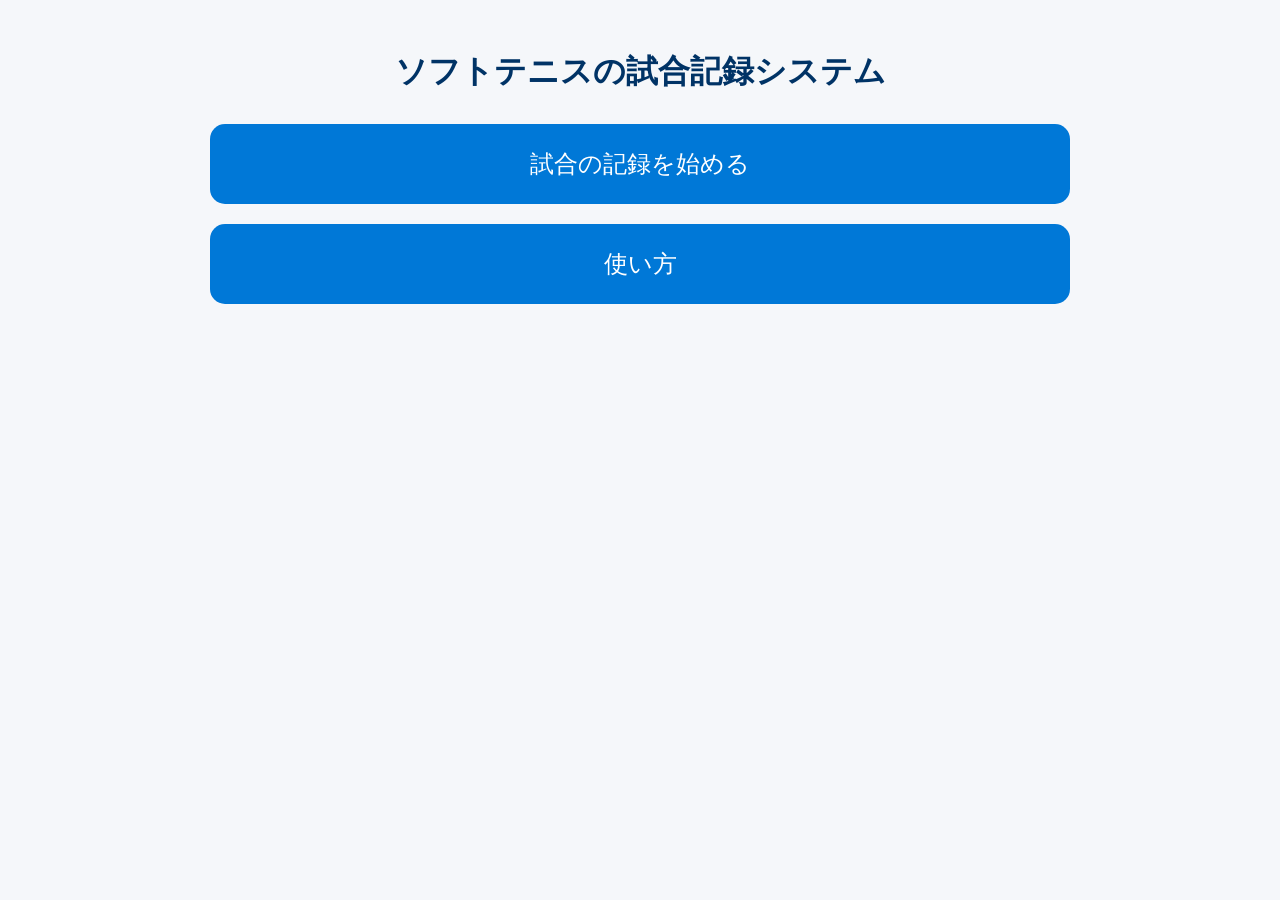
<file: index.html>
<!DOCTYPE html>
<html lang="ja">
<head>
<meta charset="UTF-8">
<meta name="viewport" content="width=device-width, initial-scale=1.0">
<title>ソフトテニス試合記録システム</title>

<link rel="stylesheet" href="style.css">
</head>

<body>

<div class="container">

    <h1>ソフトテニスの試合記録システム</h1>

    <div class="menu">

        <button class="big-btn"
            onclick="location.href='pages/setup.html'">
            試合の記録を始める
        </button>

        <button class="big-btn"
            onclick="location.href='pages/help.html'">
            使い方
        </button>

    </div>

</div>

<script src="script.js"></script>

</body>
</html>
</file>
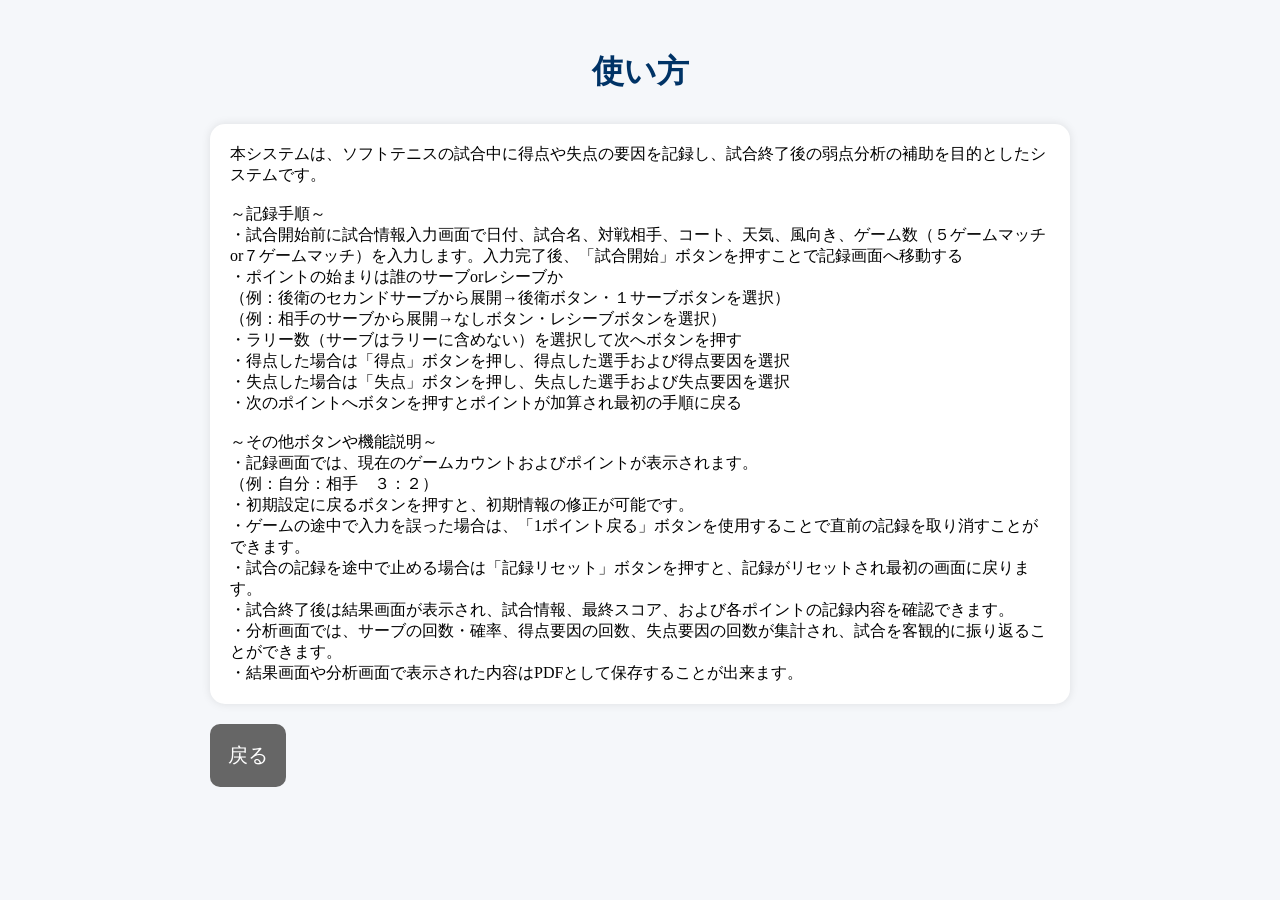
<file: pages/help.html>
<!DOCTYPE html>
<html lang="ja">
<head>

<meta charset="UTF-8">

<meta name="viewport"
content="width=device-width, initial-scale=1.0">

<title>使い方</title>

<link rel="stylesheet" href="../style.css">

</head>

<body>

<div class="container">

    <h1>使い方</h1>

    <div class="card">
        <p>
        本システムは、ソフトテニスの試合中に得点や失点の要因を記録し、試合終了後の弱点分析の補助を目的としたシステムです。
        </p>
        <br>
        ～記録手順～
        </p>
        ・試合開始前に試合情報入力画面で日付、試合名、対戦相手、コート、天気、風向き、ゲーム数（５ゲームマッチor７ゲームマッチ）を入力します。入力完了後、「試合開始」ボタンを押すことで記録画面へ移動する
        </p> 
        ・ポイントの始まりは誰のサーブorレシーブか
        </p>
        （例：後衛のセカンドサーブから展開→後衛ボタン・１サーブボタンを選択）
        </p>
        （例：相手のサーブから展開→なしボタン・レシーブボタンを選択）
        </p>
        ・ラリー数（サーブはラリーに含めない）を選択して次へボタンを押す
        </p>
        ・得点した場合は「得点」ボタンを押し、得点した選手および得点要因を選択
        </p>
        ・失点した場合は「失点」ボタンを押し、失点した選手および失点要因を選択
        </p>
        ・次のポイントへボタンを押すとポイントが加算され最初の手順に戻る
        </p>
        <br>
        ～その他ボタンや機能説明～
        </p>
        ・記録画面では、現在のゲームカウントおよびポイントが表示されます。
        </p>
        （例：自分：相手　３：２）
        </p>
        ・初期設定に戻るボタンを押すと、初期情報の修正が可能です。
        </p>
        ・ゲームの途中で入力を誤った場合は、「1ポイント戻る」ボタンを使用することで直前の記録を取り消すことができます。
        </p>
        ・試合の記録を途中で止める場合は「記録リセット」ボタンを押すと、記録がリセットされ最初の画面に戻ります。
        </p>
        ・試合終了後は結果画面が表示され、試合情報、最終スコア、および各ポイントの記録内容を確認できます。
        </p>
        ・分析画面では、サーブの回数・確率、得点要因の回数、失点要因の回数が集計され、試合を客観的に振り返ることができます。
        </p>
        ・結果画面や分析画面で表示された内容はPDFとして保存することが出来ます。     
        </p>
    </div>

    <button
        class="btn back-btn"
        onclick="location.href='../index.html'">

        戻る

    </button>

</div>

</body>
</html>
</file>
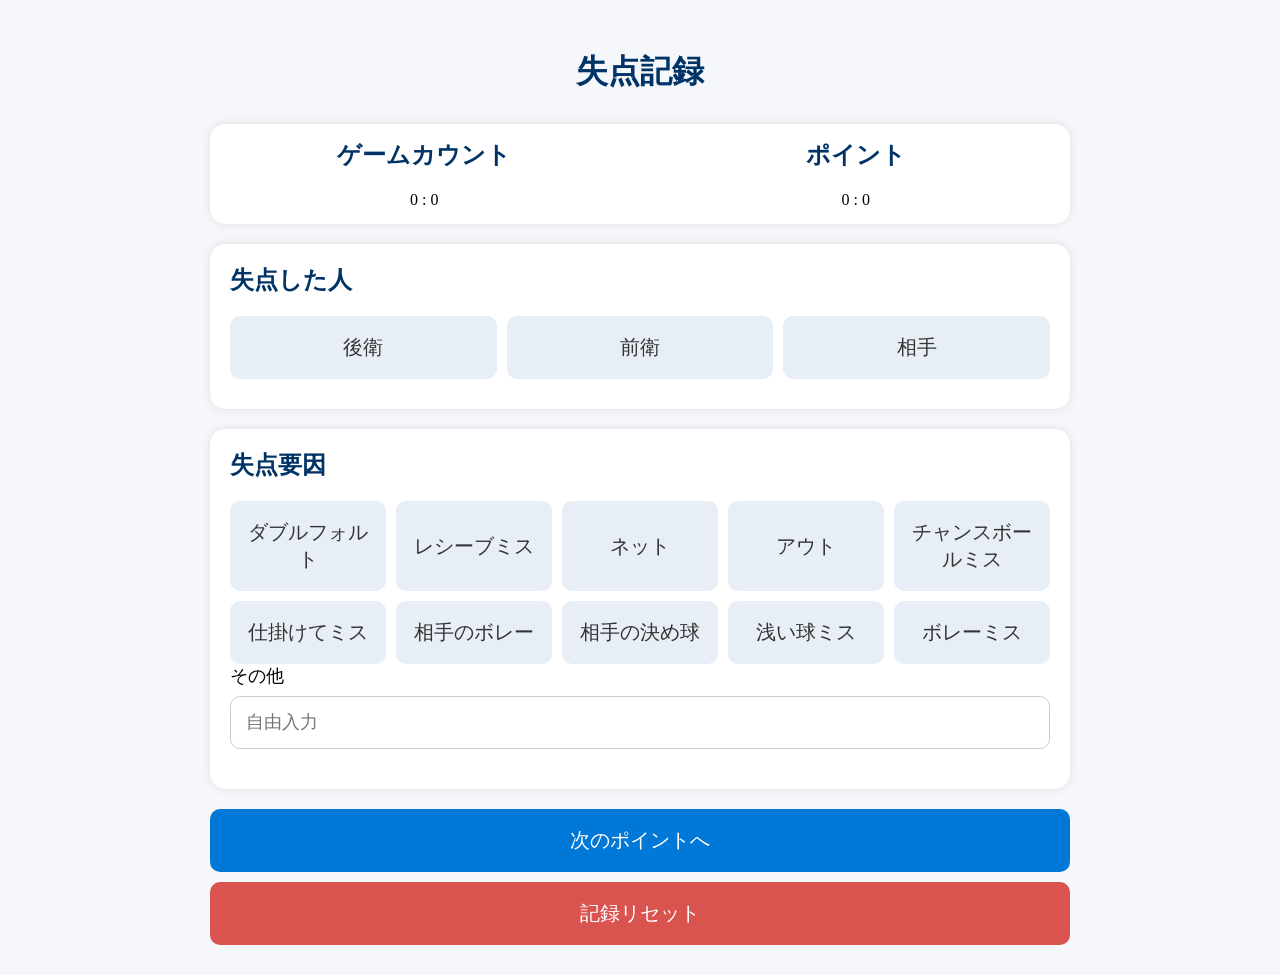
<file: pages/lose.html>
<!DOCTYPE html>
<html lang="ja">

<head>

    <meta charset="UTF-8">

    <meta name="viewport"
          content="width=device-width, initial-scale=1.0">

    <title>失点記録</title>

    <link rel="stylesheet"
          href="../style.css">

</head>

<body>

<div class="container">

    <h1>失点記録</h1>

    <!-- スコア表示 -->

    <div class="score-board">

        <div class="score-box">

            <h2>ゲームカウント</h2>

            <div id="gameCount">
                0 : 0
            </div>

        </div>

        <div class="score-box">

            <h2>ポイント</h2>

            <div id="pointCount">
                0 : 0
            </div>

        </div>

    </div>

    <!-- 失点した人 -->

    <div class="card">

        <h2>失点した人</h2>

        <div class="button-row">

            <button
                class="btn player-btn"
                data-value="後衛">

                後衛

            </button>

            <button
                class="btn player-btn"
                data-value="前衛">

                前衛

            </button>

            <button
                class="btn player-btn"
                data-value="なし">

                相手

            </button>

        </div>

    </div>

    <!-- 失点要因 -->

    <div class="card">

        <h2>失点要因</h2>

        <div class="button-grid">

            <button class="btn reason-btn" data-value="ダブルフォルト">
                ダブルフォルト
            </button>

            <button class="btn reason-btn" data-value="レシーブミス">
                レシーブミス
            </button>

            <button class="btn reason-btn" data-value="ネット">
                ネット
            </button>

            <button class="btn reason-btn" data-value="アウト">
                アウト
            </button>

            <button class="btn reason-btn" data-value="チャンスボールミス">
                チャンスボールミス
            </button>

            <button class="btn reason-btn" data-value="仕掛けてミス">
                仕掛けてミス
            </button>

            <button class="btn reason-btn" data-value="相手のボレー">
                相手のボレー
            </button>

            <button class="btn reason-btn" data-value="相手の決め球">
                相手の決め球
            </button>

            <button class="btn reason-btn" data-value="浅い球ミス">
            浅い球ミス
            </button>

            <button class="btn reason-btn" data-value="ボレーミス">
                ボレーミス
            </button>
            

        </div>

        <div class="form-group">

            <label>
                その他
            </label>

            <input
                type="text"
                id="otherReason"
                placeholder="自由入力">

        </div>

    </div>

    <!-- 操作ボタン -->

    <div class="button-row">

        <button
            class="btn next-btn"
            onclick="saveLosePoint()">

            次のポイントへ

        </button>

    </div>

    <div class="button-row">

        <button
            class="btn red-btn"
            onclick="abortMatch()">

            記録リセット

        </button>

    </div>

</div>

<script src="../script.js"></script>

<script>

updateScoreBoard();

/* 失点した人 */

document
.querySelectorAll(".player-btn")
.forEach(btn => {

    btn.addEventListener("click", () => {

        document
        .querySelectorAll(".player-btn")
        .forEach(b =>
            b.classList.remove("active")
        );

        btn.classList.add("active");

        sessionStorage.setItem(
            "loser",
            btn.dataset.value
        );

    });

});

/* 失点要因 */

document
.querySelectorAll(".reason-btn")
.forEach(btn => {

    btn.addEventListener("click", () => {

        document
        .querySelectorAll(".reason-btn")
        .forEach(b =>
            b.classList.remove("active")
        );

        btn.classList.add("active");

        sessionStorage.setItem(
            "loseReason",
            btn.dataset.value
        );

    });

});

</script>

</body>
</html>
</file>
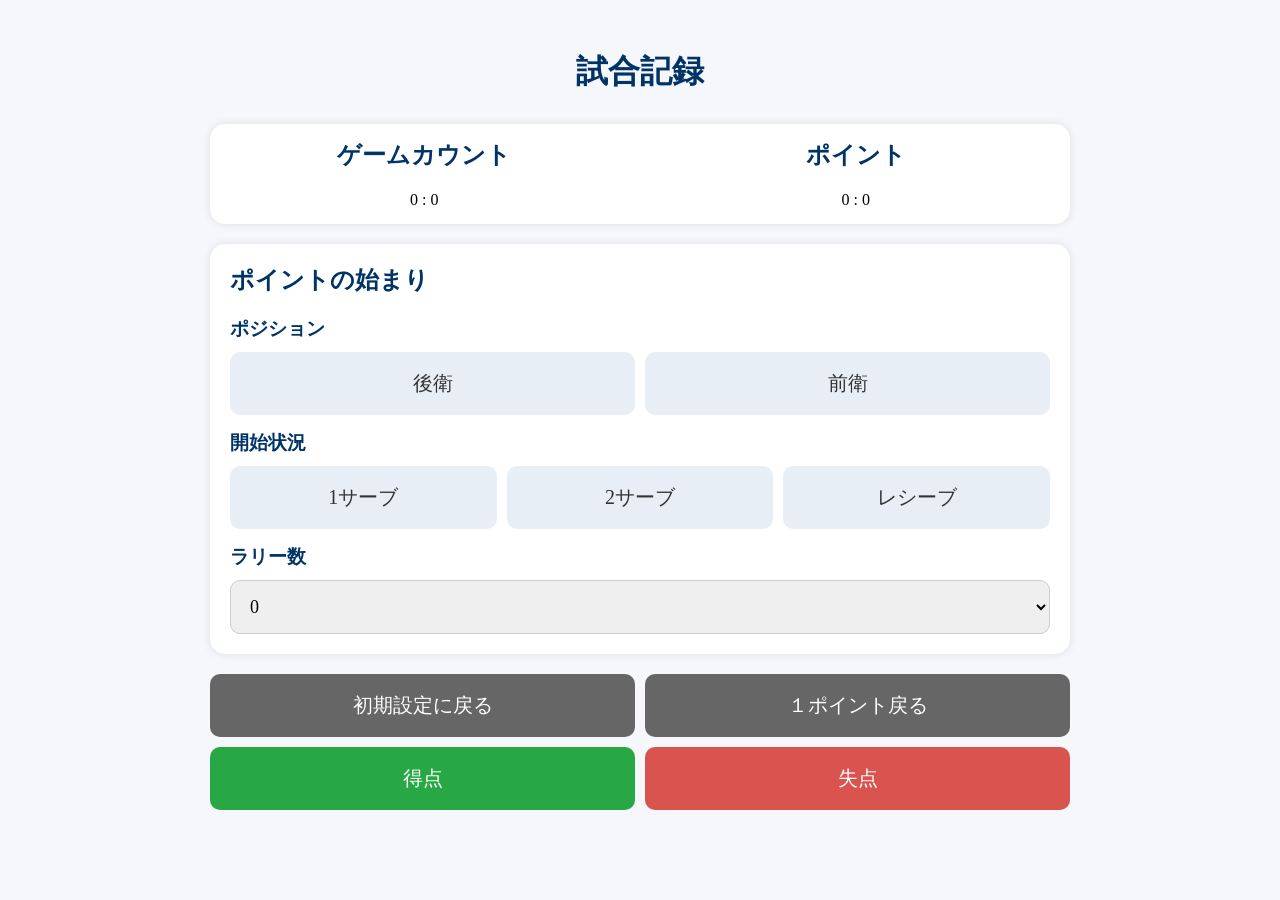
<file: pages/record.html>
<!DOCTYPE html>
<html lang="ja">

<head>

    <meta charset="UTF-8">

    <meta name="viewport"
          content="width=device-width, initial-scale=1.0">

    <title>試合記録</title>

    <link rel="stylesheet"
          href="../style.css">

</head>

<body>

<div class="container">

    <h1>試合記録</h1>

    <!-- スコア表示 -->

    <div class="score-board">

        <div class="score-box">

            <h2>ゲームカウント</h2>

            <div id="gameCount">

                0 : 0

            </div>

        </div>

        <div class="score-box">

            <h2>ポイント</h2>

            <div id="pointCount">

                0 : 0

            </div>

        </div>

    </div>

    <!-- ポイントの始まり -->

    <div class="card">

        <h2>ポイントの始まり</h2>

        <h3>ポジション</h3>

        <div class="button-row">

            <button
                class="btn position-btn"
                data-value="後衛">

                後衛

            </button>

            <button
                class="btn position-btn"
                data-value="前衛">

                前衛

            </button>

        </div>

        <h3>開始状況</h3>

        <div class="button-row">

            <button
                class="btn serve-btn"
                data-value="1サーブ">

                1サーブ

            </button>

            <button
                class="btn serve-btn"
                data-value="2サーブ">

                2サーブ

            </button>

            <button
                class="btn serve-btn"
                data-value="レシーブ">

                レシーブ

            </button>

        </div>

        <h3>ラリー数</h3>

        <select id="rallyCount">

            <option value="0">0</option>
            <option value="1">1</option>
            <option value="2">2</option>
            <option value="3">3</option>
            <option value="4">4</option>
            <option value="5">5</option>
            <option value="6">6</option>
            <option value="7">7</option>
            <option value="8">8</option>
            <option value="9">9</option>
            <option value="10">10</option>
            <option value="11">11</option>
            <option value="12">12</option>
            <option value="13">13</option>
            <option value="14">14</option>
            <option value="15">15</option>
            <option value="16">16</option>
            <option value="17">17</option>
            <option value="18">18</option>
            <option value="19">19</option>
            <option value="20">20</option>

        </select>

    </div>

    <!-- 戻るボタン -->

    <div class="button-row">

        <button
            class="btn back-btn"
            onclick="location.href='setup.html'">

            初期設定に戻る

        </button>

        <button
            class="btn back-btn"
            onclick="undoPoint()">

            １ポイント戻る

        </button>

    </div>

    <!-- 得点・失点 -->

    <div class="button-row">

        <button
            class="btn green-btn"
            onclick="goWinPage()">

            得点

        </button>

        <button
            class="btn red-btn"
            onclick="goLosePage()">

            失点

        </button>

    </div>

</div>

<script src="../script.js"></script>

<script>

updateScoreBoard();

/* 保存済み状態復元 */

const savedPosition =
sessionStorage.getItem(
"startPosition"
);

if(savedPosition){

document
.querySelectorAll(".position-btn")
.forEach(btn=>{

if(
btn.dataset.value
=== savedPosition
){

btn.classList.add(
"active"
);

}

});

}

const savedServe =
sessionStorage.getItem(
"startServe"
);

if(savedServe){

document
.querySelectorAll(".serve-btn")
.forEach(btn=>{

if(
btn.dataset.value
=== savedServe
){

btn.classList.add(
"active"
);

}

});

}

/* 後衛・前衛 */

document
.querySelectorAll(".position-btn")
.forEach(btn=>{

btn.addEventListener("click",()=>{

document
.querySelectorAll(".position-btn")
.forEach(b=>
b.classList.remove(
"active"
)
);

btn.classList.add(
"active"
);

sessionStorage.setItem(
"startPosition",
btn.dataset.value
);

});

});

/* サーブ */

document
.querySelectorAll(".serve-btn")
.forEach(btn=>{

btn.addEventListener("click",()=>{

document
.querySelectorAll(".serve-btn")
.forEach(b=>
b.classList.remove(
"active"
)
);

btn.classList.add(
"active"
);

sessionStorage.setItem(
"startServe",
btn.dataset.value
);

});

});

</script>

</body>

</html>
</file>
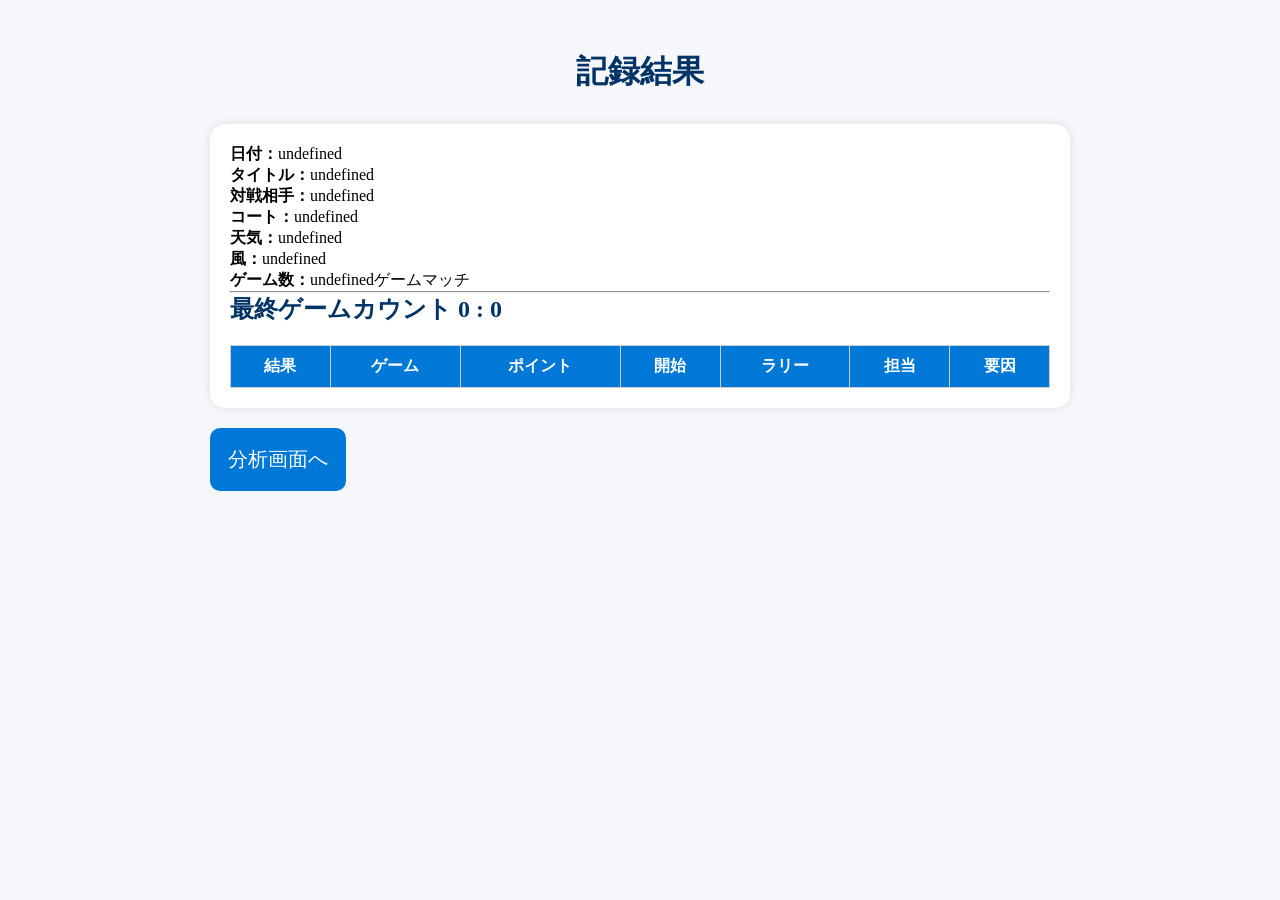
<file: pages/result.html>
<!DOCTYPE html>
<html lang="ja">

<head>

<meta charset="UTF-8">

<meta name="viewport"
content="width=device-width, initial-scale=1.0">

<title>記録結果</title>

<link rel="stylesheet"
href="../style.css">

</head>

<body>

<div class="container">

<h1>記録結果</h1>

<div class="card">

<div id="resultInfo">

読み込み中...

</div>

</div>

<button
class="btn next-btn"
onclick="location.href='analysis.html'">

分析画面へ

</button>

</div>

<script src="../script.js"></script>

<script>

showResult();

</script>

</body>
</html>
</file>
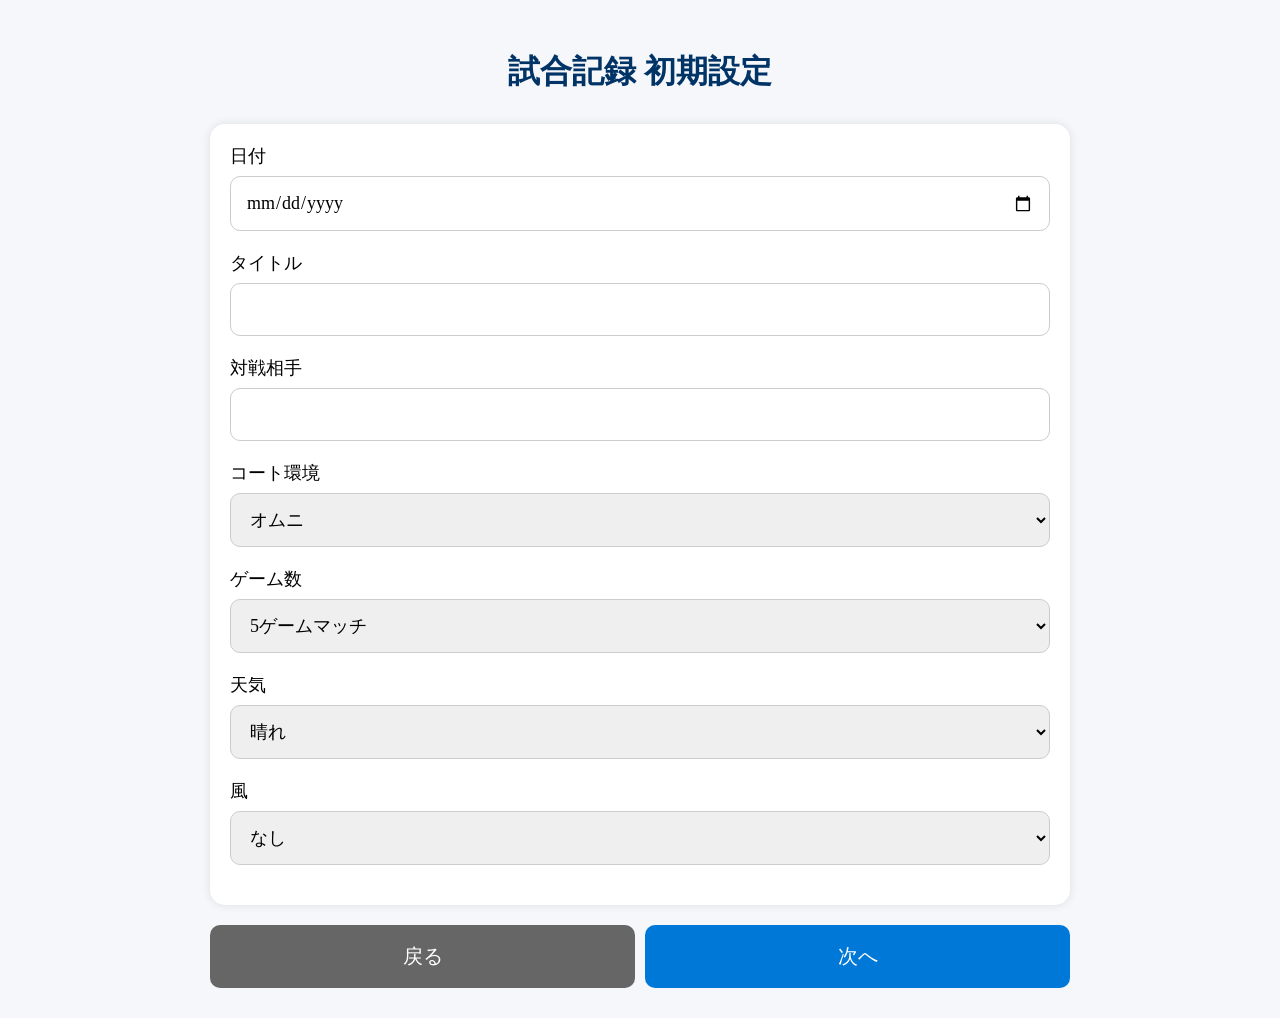
<file: pages/setup.html>
<!DOCTYPE html>
<html lang="ja">

<head>
<meta charset="UTF-8">
<meta name="viewport"
content="width=device-width, initial-scale=1.0">

<title>試合設定</title>

<link rel="stylesheet" href="../style.css">

</head>

<body>

<div class="container">

<h1>試合記録 初期設定</h1>

<div class="card">

<div class="form-group">
<label>日付</label>
<input type="date" id="date">
</div>

<div class="form-group">
<label>タイトル</label>
<input type="text" id="title">
</div>

<div class="form-group">
<label>対戦相手</label>
<input type="text" id="opponent">
</div>

<div class="form-group">
<label>コート環境</label>

<select id="court">
<option>オムニ</option>
<option>クレー</option>
<option>ハード</option>
</select>

</div>

<div class="form-group">

<label>ゲーム数</label>

<select id="gameType">
<option value="5">5ゲームマッチ</option>
<option value="7">7ゲームマッチ</option>
</select>

</div>

<div class="form-group">

<label>天気</label>

<select id="weather">
<option>晴れ</option>
<option>曇り</option>
<option>雨</option>
<option>雨の後</option>
<option>霧</option>
</select>

</div>

<div class="form-group">

<label>風</label>

<select id="wind">
<option>なし</option>
<option>弱</option>
<option>中</option>
<option>強</option>
</select>

</div>

</div>

<div class="button-row">

<button
class="btn back-btn"
onclick="location.href='../index.html'">

戻る

</button>

<button
class="btn next-btn"
onclick="saveSetupData()">

次へ

</button>

</div>

</div>

<script src="../script.js"></script>

<script>

function saveSetupData(){

const data=getData();

data.setup={

date:
document.getElementById("date").value,

title:
document.getElementById("title").value,

opponent:
document.getElementById("opponent").value,

court:
document.getElementById("court").value,

gameType:
document.getElementById("gameType").value,

weather:
document.getElementById("weather").value,

wind:
document.getElementById("wind").value

};

saveData(data);

location.href="record.html";

}

</script>

</body>
</html>
</file>
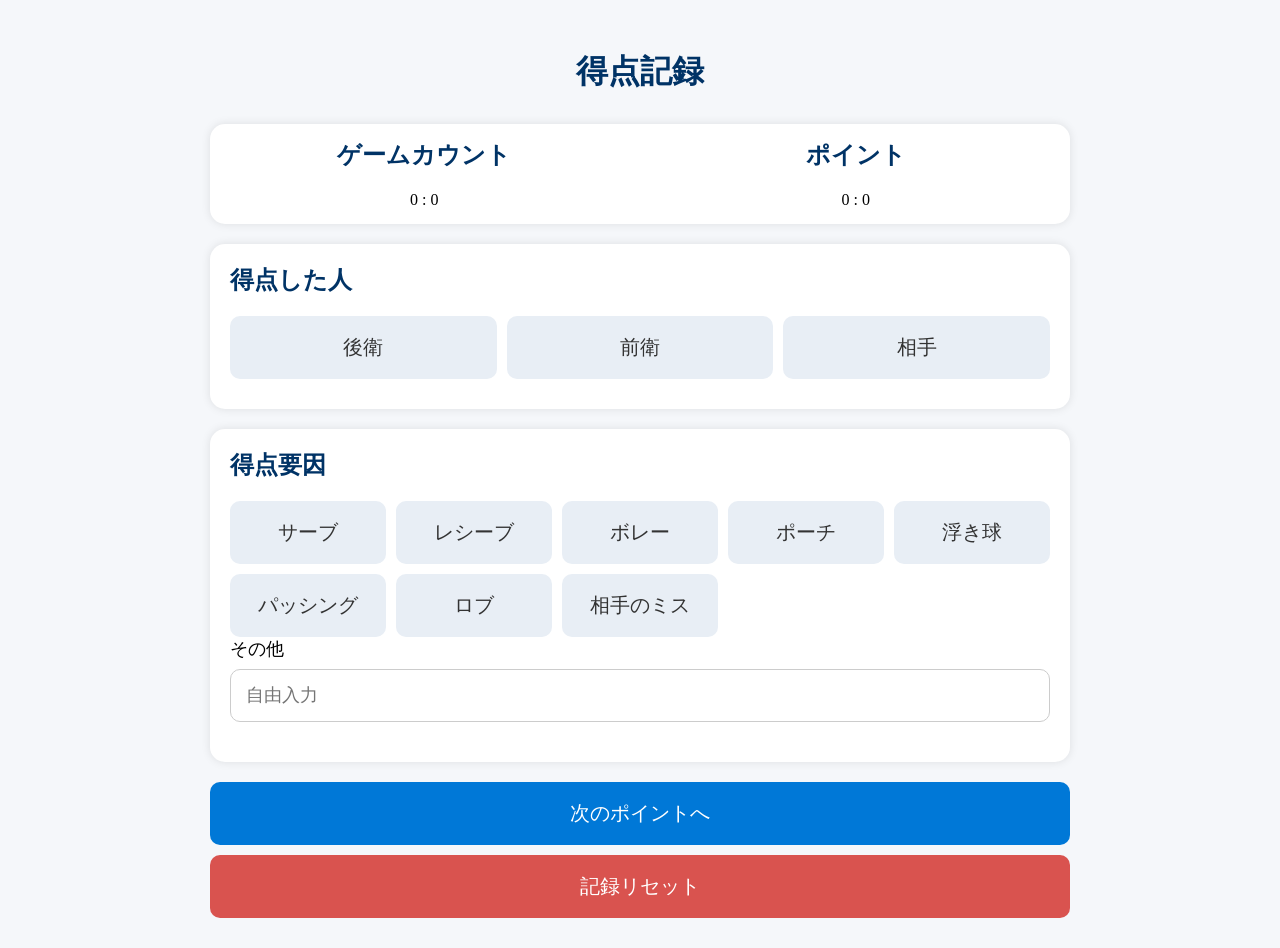
<file: pages/win.html>
<!DOCTYPE html>
<html lang="ja">

<head>

    <meta charset="UTF-8">

    <meta name="viewport"
          content="width=device-width, initial-scale=1.0">

    <title>得点記録</title>

    <link rel="stylesheet"
          href="../style.css">

</head>

<body>

<div class="container">

    <h1>得点記録</h1>

    <!-- スコア表示 -->

    <div class="score-board">

        <div class="score-box">

            <h2>ゲームカウント</h2>

            <div id="gameCount">
                0 : 0
            </div>

        </div>

        <div class="score-box">

            <h2>ポイント</h2>

            <div id="pointCount">
                0 : 0
            </div>

        </div>

    </div>

    <!-- 得点した人 -->

    <div class="card">

        <h2>得点した人</h2>

        <div class="button-row">

            <button
                class="btn player-btn"
                data-value="後衛">

                後衛

            </button>

            <button
                class="btn player-btn"
                data-value="前衛">

                前衛

            </button>

            <button
                class="btn player-btn"
                data-value="なし">

                相手

            </button>

        </div>

    </div>

    <!-- 得点要因 -->

    <div class="card">

        <h2>得点要因</h2>

        <div class="button-grid">

            <button class="btn reason-btn" data-value="サーブ">
                サーブ
            </button>

            <button class="btn reason-btn" data-value="レシーブ">
                レシーブ
            </button>

            <button class="btn reason-btn" data-value="ボレー">
                ボレー
            </button>

            <button class="btn reason-btn" data-value="ポーチ">
                ポーチ
            </button>

            <button class="btn reason-btn" data-value="浮き球">
                浮き球
            </button>

            <button class="btn reason-btn" data-value="パッシング">
                パッシング
            </button>

            <button class="btn reason-btn" data-value="ロブ">
                ロブ
            </button>

            <button class="btn reason-btn" data-value="相手のミス">
                相手のミス
            </button>

        </div>

        <div class="form-group">

            <label>

                その他

            </label>

            <input
                type="text"
                id="otherReason"
                placeholder="自由入力">

        </div>

    </div>

    <!-- 操作ボタン -->

    <div class="button-row">

        <button
            class="btn next-btn"
            onclick="saveWinPoint()">

            次のポイントへ

        </button>

    </div>

    <div class="button-row">

        <button
            class="btn red-btn"
            onclick="abortMatch()">

            記録リセット

        </button>

    </div>

</div>

<script src="../script.js"></script>

<script>

updateScoreBoard();

/* 得点した人 */

document
.querySelectorAll(".player-btn")
.forEach(btn => {

    btn.addEventListener("click", () => {

        document
        .querySelectorAll(".player-btn")
        .forEach(b =>
            b.classList.remove("active")
        );

        btn.classList.add("active");

        sessionStorage.setItem(
            "winner",
            btn.dataset.value
        );

    });

});

/* 得点要因 */

document
.querySelectorAll(".reason-btn")
.forEach(btn => {

    btn.addEventListener("click", () => {

        document
        .querySelectorAll(".reason-btn")
        .forEach(b =>
            b.classList.remove("active")
        );

        btn.classList.add("active");

        sessionStorage.setItem(
            "winReason",
            btn.dataset.value
        );

    });

});

</script>

</body>
</html>
</file>
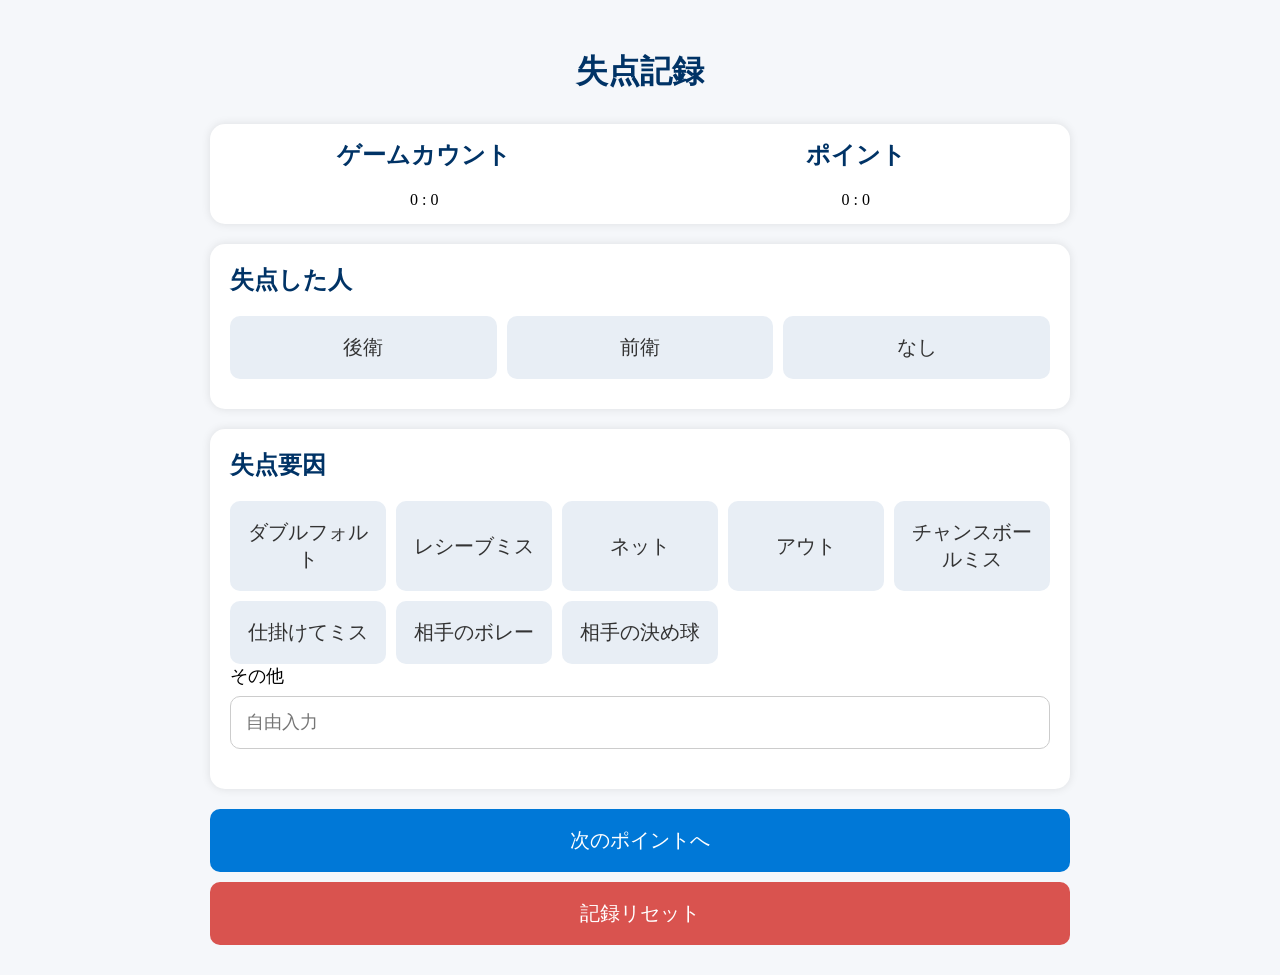
<file: soft-tennis-system/pages/lose.html>
<!DOCTYPE html>
<html lang="ja">

<head>

    <meta charset="UTF-8">

    <meta name="viewport"
          content="width=device-width, initial-scale=1.0">

    <title>失点記録</title>

    <link rel="stylesheet"
          href="../style.css">

</head>

<body>

<div class="container">

    <h1>失点記録</h1>

    <!-- スコア表示 -->

    <div class="score-board">

        <div class="score-box">

            <h2>ゲームカウント</h2>

            <div id="gameCount">
                0 : 0
            </div>

        </div>

        <div class="score-box">

            <h2>ポイント</h2>

            <div id="pointCount">
                0 : 0
            </div>

        </div>

    </div>

    <!-- 失点した人 -->

    <div class="card">

        <h2>失点した人</h2>

        <div class="button-row">

            <button
                class="btn player-btn"
                data-value="後衛">

                後衛

            </button>

            <button
                class="btn player-btn"
                data-value="前衛">

                前衛

            </button>

            <button
                class="btn player-btn"
                data-value="なし">

                なし

            </button>

        </div>

    </div>

    <!-- 失点要因 -->

    <div class="card">

        <h2>失点要因</h2>

        <div class="button-grid">

            <button class="btn reason-btn" data-value="ダブルフォルト">
                ダブルフォルト
            </button>

            <button class="btn reason-btn" data-value="レシーブミス">
                レシーブミス
            </button>

            <button class="btn reason-btn" data-value="ネット">
                ネット
            </button>

            <button class="btn reason-btn" data-value="アウト">
                アウト
            </button>

            <button class="btn reason-btn" data-value="チャンスボールミス">
                チャンスボールミス
            </button>

            <button class="btn reason-btn" data-value="仕掛けてミス">
                仕掛けてミス
            </button>

            <button class="btn reason-btn" data-value="相手のボレー">
                相手のボレー
            </button>

            <button class="btn reason-btn" data-value="相手の決め球">
                相手の決め球
            </button>

        </div>

        <div class="form-group">

            <label>
                その他
            </label>

            <input
                type="text"
                id="otherReason"
                placeholder="自由入力">

        </div>

    </div>

    <!-- 操作ボタン -->

    <div class="button-row">

        <button
            class="btn next-btn"
            onclick="saveLosePoint()">

            次のポイントへ

        </button>

    </div>

    <div class="button-row">

        <button
            class="btn red-btn"
            onclick="abortMatch()">

            記録リセット

        </button>

    </div>

</div>

<script src="../script.js"></script>

<script>

updateScoreBoard();

/* 失点した人 */

document
.querySelectorAll(".player-btn")
.forEach(btn => {

    btn.addEventListener("click", () => {

        document
        .querySelectorAll(".player-btn")
        .forEach(b =>
            b.classList.remove("active")
        );

        btn.classList.add("active");

        sessionStorage.setItem(
            "loser",
            btn.dataset.value
        );

    });

});

/* 失点要因 */

document
.querySelectorAll(".reason-btn")
.forEach(btn => {

    btn.addEventListener("click", () => {

        document
        .querySelectorAll(".reason-btn")
        .forEach(b =>
            b.classList.remove("active")
        );

        btn.classList.add("active");

        sessionStorage.setItem(
            "loseReason",
            btn.dataset.value
        );

    });

});

</script>

</body>
</html>
</file>
<file: style.css>
*{
    margin:0;
    padding:0;
    box-sizing:border-box;
    font-family:"Yu Gothic";
}

body{
    background:#f5f7fa;
}

.container{
    width:95%;
    max-width:900px;
    margin:auto;
    padding:20px;
}

h1{
    text-align:center;
    margin:30px 0;
    color:#003366;
}

h2{
    margin-bottom:20px;
    color:#003366;
}

h3{
    margin-top:15px;
    margin-bottom:10px;
    color:#003366;
}

.card{
    background:white;
    padding:20px;
    border-radius:15px;
    box-shadow:0 0 10px rgba(0,0,0,0.1);
    margin-bottom:20px;
}

/* =========================
   トップ画面
========================= */

.menu{
    display:flex;
    flex-direction:column;
    gap:20px;
}

.big-btn{
    height:80px;
    font-size:24px;
    border:none;
    border-radius:15px;
    background:#0078d7;
    color:white;
    cursor:pointer;
}

.big-btn:hover{
    background:#005eb8;
}

/* =========================
   入力フォーム
========================= */

.form-group{
    margin-bottom:20px;
}

label{
    display:block;
    margin-bottom:8px;
    font-size:18px;
}

input,
select{
    width:100%;
    padding:15px;
    font-size:18px;
    border:1px solid #ccc;
    border-radius:10px;
}

/* =========================
   ボタン
========================= */

.button-row{
    display:flex;
    gap:10px;
    margin-top:10px;
    margin-bottom:10px;
}

.btn{
    flex:1;
    padding:18px;
    min-height:60px;
    font-size:20px;
    border:none;
    border-radius:10px;
    color:white;
    cursor:pointer;
}

.back-btn{
    background:#666;
}

.back-btn:hover{
    background:#555;
}

.next-btn{
    background:#0078d7;
}

.next-btn:hover{
    background:#005eb8;
}

.red-btn{
    background:#d9534f;
}

.red-btn:hover{
    background:#c9302c;
}

.green-btn{
    background:#28a745;
}

.green-btn:hover{
    background:#218838;
}

/* =========================
   スコア表示
========================= */

.score-board{
    display:flex;
    justify-content:space-between;
    align-items:center;

    background:white;
    padding:15px;

    border-radius:15px;

    margin-bottom:20px;

    box-shadow:0 0 10px rgba(0,0,0,0.1);
}

.score-box{
    width:48%;
    text-align:center;
}

.score-title{
    font-size:20px;
    margin-bottom:10px;
    color:#003366;
}

.score-value{
    font-size:30px;
    font-weight:bold;
}

/* =========================
   選択ボタン
========================= */

.choice-group{
    display:grid;

    grid-template-columns:
        repeat(
            auto-fit,
            minmax(120px,1fr)
        );

    gap:10px;
}

.choice-btn{
    padding:15px;
    border:none;
    border-radius:10px;
    background:#e8eef5;
    font-size:18px;
    cursor:pointer;
}

/* record.html用 */

.position-btn,
.serve-btn,
.player-btn,
.reason-btn{

    background:#e8eef5;
    color:#333;

}

/* 選択状態 */

.choice-btn.active,
.active{

    background:#0078d7 !important;
    color:white !important;

}

/* =========================
   要因ボタン用
========================= */

.button-grid{

    display:grid;

    grid-template-columns:
        repeat(
            auto-fit,
            minmax(150px,1fr)
        );

    gap:10px;

}

/* =========================
   テーブル
========================= */

table{
    width:100%;
    border-collapse:collapse;
    background:white;
}

th{
    background:#0078d7;
    color:white;
}

th,
td{
    border:1px solid #ccc;
    padding:10px;
    text-align:center;
}

/* =========================
   結果画面
========================= */

.result-section{
    margin-bottom:20px;
}

.result-item{
    padding:10px;
    border-bottom:1px solid #ddd;
}

/* =========================
   分析画面
========================= */

.analysis-box{
    background:white;
    padding:20px;
    border-radius:15px;
    margin-bottom:20px;
    box-shadow:0 0 10px rgba(0,0,0,0.1);
}

/* =========================
   iPad対応
========================= */

@media (max-width:768px){

    h1{
        font-size:28px;
    }

    .big-btn{
        height:70px;
        font-size:22px;
    }

    .btn{
        font-size:18px;
        min-height:65px;
    }

    .button-row{
        flex-direction:column;
    }

    .score-board{
        flex-direction:column;
        gap:15px;
    }

    .score-box{
        width:100%;
    }

    .button-grid{

        grid-template-columns:
            repeat(
                2,
                1fr
            );

    }

}
</file>
<file: soft-tennis-system/style.css>
*{
    margin:0;
    padding:0;
    box-sizing:border-box;
    font-family:"Yu Gothic";
}

body{
    background:#f5f7fa;
}

.container{
    width:95%;
    max-width:900px;
    margin:auto;
    padding:20px;
}

h1{
    text-align:center;
    margin:30px 0;
    color:#003366;
}

h2{
    margin-bottom:20px;
    color:#003366;
}

h3{
    margin-top:15px;
    margin-bottom:10px;
    color:#003366;
}

.card{
    background:white;
    padding:20px;
    border-radius:15px;
    box-shadow:0 0 10px rgba(0,0,0,0.1);
    margin-bottom:20px;
}

/* =========================
   トップ画面
========================= */

.menu{
    display:flex;
    flex-direction:column;
    gap:20px;
}

.big-btn{
    height:80px;
    font-size:24px;
    border:none;
    border-radius:15px;
    background:#0078d7;
    color:white;
    cursor:pointer;
}

.big-btn:hover{
    background:#005eb8;
}

/* =========================
   入力フォーム
========================= */

.form-group{
    margin-bottom:20px;
}

label{
    display:block;
    margin-bottom:8px;
    font-size:18px;
}

input,
select{
    width:100%;
    padding:15px;
    font-size:18px;
    border:1px solid #ccc;
    border-radius:10px;
}

/* =========================
   ボタン
========================= */

.button-row{
    display:flex;
    gap:10px;
    margin-top:10px;
    margin-bottom:10px;
}

.btn{
    flex:1;
    padding:18px;
    min-height:60px;
    font-size:20px;
    border:none;
    border-radius:10px;
    color:white;
    cursor:pointer;
}

.back-btn{
    background:#666;
}

.back-btn:hover{
    background:#555;
}

.next-btn{
    background:#0078d7;
}

.next-btn:hover{
    background:#005eb8;
}

.red-btn{
    background:#d9534f;
}

.red-btn:hover{
    background:#c9302c;
}

.green-btn{
    background:#28a745;
}

.green-btn:hover{
    background:#218838;
}

/* =========================
   スコア表示
========================= */

.score-board{
    display:flex;
    justify-content:space-between;
    align-items:center;

    background:white;
    padding:15px;

    border-radius:15px;

    margin-bottom:20px;

    box-shadow:0 0 10px rgba(0,0,0,0.1);
}

.score-box{
    width:48%;
    text-align:center;
}

.score-title{
    font-size:20px;
    margin-bottom:10px;
    color:#003366;
}

.score-value{
    font-size:30px;
    font-weight:bold;
}

/* =========================
   選択ボタン
========================= */

.choice-group{
    display:grid;

    grid-template-columns:
        repeat(
            auto-fit,
            minmax(120px,1fr)
        );

    gap:10px;
}

.choice-btn{
    padding:15px;
    border:none;
    border-radius:10px;
    background:#e8eef5;
    font-size:18px;
    cursor:pointer;
}

/* record.html用 */

.position-btn,
.serve-btn,
.player-btn,
.reason-btn{

    background:#e8eef5;
    color:#333;

}

/* 選択状態 */

.choice-btn.active,
.active{

    background:#0078d7 !important;
    color:white !important;

}

/* =========================
   要因ボタン用
========================= */

.button-grid{

    display:grid;

    grid-template-columns:
        repeat(
            auto-fit,
            minmax(150px,1fr)
        );

    gap:10px;

}

/* =========================
   テーブル
========================= */

table{
    width:100%;
    border-collapse:collapse;
    background:white;
}

th{
    background:#0078d7;
    color:white;
}

th,
td{
    border:1px solid #ccc;
    padding:10px;
    text-align:center;
}

/* =========================
   結果画面
========================= */

.result-section{
    margin-bottom:20px;
}

.result-item{
    padding:10px;
    border-bottom:1px solid #ddd;
}

/* =========================
   分析画面
========================= */

.analysis-box{
    background:white;
    padding:20px;
    border-radius:15px;
    margin-bottom:20px;
    box-shadow:0 0 10px rgba(0,0,0,0.1);
}

/* =========================
   iPad対応
========================= */

@media (max-width:768px){

    h1{
        font-size:28px;
    }

    .big-btn{
        height:70px;
        font-size:22px;
    }

    .btn{
        font-size:18px;
        min-height:65px;
    }

    .button-row{
        flex-direction:column;
    }

    .score-board{
        flex-direction:column;
        gap:15px;
    }

    .score-box{
        width:100%;
    }

    .button-grid{

        grid-template-columns:
            repeat(
                2,
                1fr
            );

    }

}
</file>
